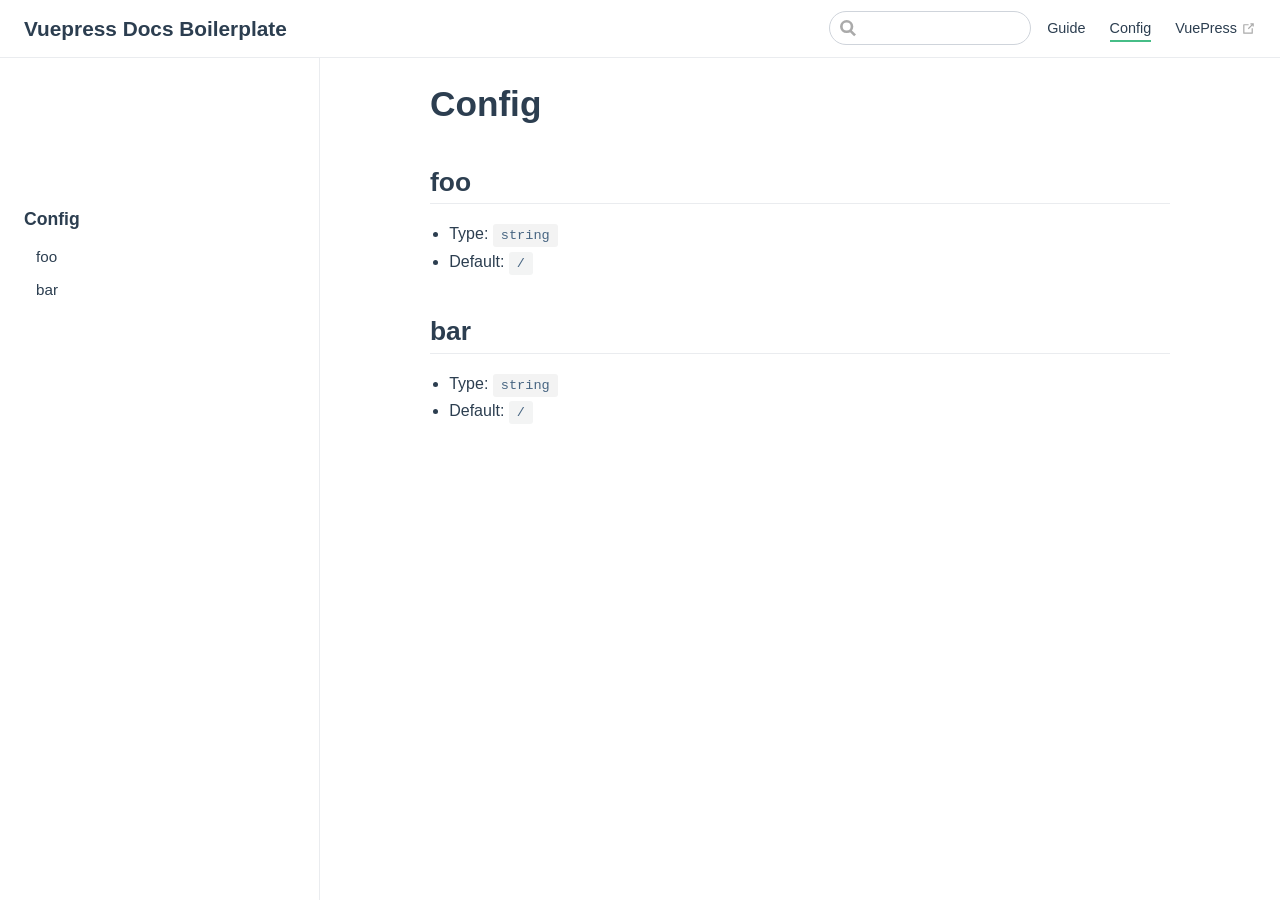
<file: config/index.html>
<!DOCTYPE html>
<html lang="en-US">
  <head>
    <meta charset="utf-8">
    <meta name="viewport" content="width=device-width,initial-scale=1">
    <title>Config | Vuepress Docs Boilerplate</title>
    <meta name="generator" content="VuePress 1.8.2">
    
    <meta name="description" content="personal blog">
    <meta name="theme-color" content="#3eaf7c">
    <meta name="apple-mobile-web-app-capable" content="yes">
    <meta name="apple-mobile-web-app-status-bar-style" content="black">
    
    <link rel="preload" href="/assets/css/0.styles.ff85144c.css" as="style"><link rel="preload" href="/assets/js/app.606bb8cb.js" as="script"><link rel="preload" href="/assets/js/2.ca56b61e.js" as="script"><link rel="preload" href="/assets/js/10.aa228821.js" as="script"><link rel="prefetch" href="/assets/js/11.9d82e441.js"><link rel="prefetch" href="/assets/js/12.19441904.js"><link rel="prefetch" href="/assets/js/13.8dd25aad.js"><link rel="prefetch" href="/assets/js/3.a4eb7406.js"><link rel="prefetch" href="/assets/js/4.845eb3c8.js"><link rel="prefetch" href="/assets/js/5.33bb7d14.js"><link rel="prefetch" href="/assets/js/6.b00d925a.js"><link rel="prefetch" href="/assets/js/7.e35a3c59.js"><link rel="prefetch" href="/assets/js/8.a823fde6.js"><link rel="prefetch" href="/assets/js/9.d93370f2.js">
    <link rel="stylesheet" href="/assets/css/0.styles.ff85144c.css">
  </head>
  <body>
    <div id="app" data-server-rendered="true"><div class="theme-container"><header class="navbar"><div class="sidebar-button"><svg xmlns="http://www.w3.org/2000/svg" aria-hidden="true" role="img" viewBox="0 0 448 512" class="icon"><path fill="currentColor" d="M436 124H12c-6.627 0-12-5.373-12-12V80c0-6.627 5.373-12 12-12h424c6.627 0 12 5.373 12 12v32c0 6.627-5.373 12-12 12zm0 160H12c-6.627 0-12-5.373-12-12v-32c0-6.627 5.373-12 12-12h424c6.627 0 12 5.373 12 12v32c0 6.627-5.373 12-12 12zm0 160H12c-6.627 0-12-5.373-12-12v-32c0-6.627 5.373-12 12-12h424c6.627 0 12 5.373 12 12v32c0 6.627-5.373 12-12 12z"></path></svg></div> <a href="/" class="home-link router-link-active"><!----> <span class="site-name">Vuepress Docs Boilerplate</span></a> <div class="links"><div class="search-box"><input aria-label="Search" autocomplete="off" spellcheck="false" value=""> <!----></div> <nav class="nav-links can-hide"><div class="nav-item"><a href="/guide/" class="nav-link">
  Guide
</a></div><div class="nav-item"><a href="/config/" aria-current="page" class="nav-link router-link-exact-active router-link-active">
  Config
</a></div><div class="nav-item"><a href="https://v1.vuepress.vuejs.org" target="_blank" rel="noopener noreferrer" class="nav-link external">
  VuePress
  <span><svg xmlns="http://www.w3.org/2000/svg" aria-hidden="true" focusable="false" x="0px" y="0px" viewBox="0 0 100 100" width="15" height="15" class="icon outbound"><path fill="currentColor" d="M18.8,85.1h56l0,0c2.2,0,4-1.8,4-4v-32h-8v28h-48v-48h28v-8h-32l0,0c-2.2,0-4,1.8-4,4v56C14.8,83.3,16.6,85.1,18.8,85.1z"></path> <polygon fill="currentColor" points="45.7,48.7 51.3,54.3 77.2,28.5 77.2,37.2 85.2,37.2 85.2,14.9 62.8,14.9 62.8,22.9 71.5,22.9"></polygon></svg> <span class="sr-only">(opens new window)</span></span></a></div> <!----></nav></div></header> <div class="sidebar-mask"></div> <aside class="sidebar"><nav class="nav-links"><div class="nav-item"><a href="/guide/" class="nav-link">
  Guide
</a></div><div class="nav-item"><a href="/config/" aria-current="page" class="nav-link router-link-exact-active router-link-active">
  Config
</a></div><div class="nav-item"><a href="https://v1.vuepress.vuejs.org" target="_blank" rel="noopener noreferrer" class="nav-link external">
  VuePress
  <span><svg xmlns="http://www.w3.org/2000/svg" aria-hidden="true" focusable="false" x="0px" y="0px" viewBox="0 0 100 100" width="15" height="15" class="icon outbound"><path fill="currentColor" d="M18.8,85.1h56l0,0c2.2,0,4-1.8,4-4v-32h-8v28h-48v-48h28v-8h-32l0,0c-2.2,0-4,1.8-4,4v56C14.8,83.3,16.6,85.1,18.8,85.1z"></path> <polygon fill="currentColor" points="45.7,48.7 51.3,54.3 77.2,28.5 77.2,37.2 85.2,37.2 85.2,14.9 62.8,14.9 62.8,22.9 71.5,22.9"></polygon></svg> <span class="sr-only">(opens new window)</span></span></a></div> <!----></nav> <div class="carbon-ads"></div> <ul class="sidebar-links"><li><section class="sidebar-group depth-0"><p class="sidebar-heading open"><span>Config</span> <!----></p> <ul class="sidebar-links sidebar-group-items"><li><a href="/config/#foo" class="sidebar-link">foo</a><ul class="sidebar-sub-headers"></ul></li><li><a href="/config/#bar" class="sidebar-link">bar</a><ul class="sidebar-sub-headers"></ul></li></ul></section></li></ul> </aside> <main class="page"> <div class="theme-default-content content__default"><h1 id="config"><a href="#config" class="header-anchor">#</a> Config</h1> <h2 id="foo"><a href="#foo" class="header-anchor">#</a> foo</h2> <ul><li>Type: <code>string</code></li> <li>Default: <code>/</code></li></ul> <h2 id="bar"><a href="#bar" class="header-anchor">#</a> bar</h2> <ul><li>Type: <code>string</code></li> <li>Default: <code>/</code></li></ul></div> <footer class="page-edit"><!----> <!----></footer> <!----> </main></div><div class="global-ui"></div></div>
    <script src="/assets/js/app.606bb8cb.js" defer></script><script src="/assets/js/2.ca56b61e.js" defer></script><script src="/assets/js/10.aa228821.js" defer></script>
  </body>
</html>
</file>
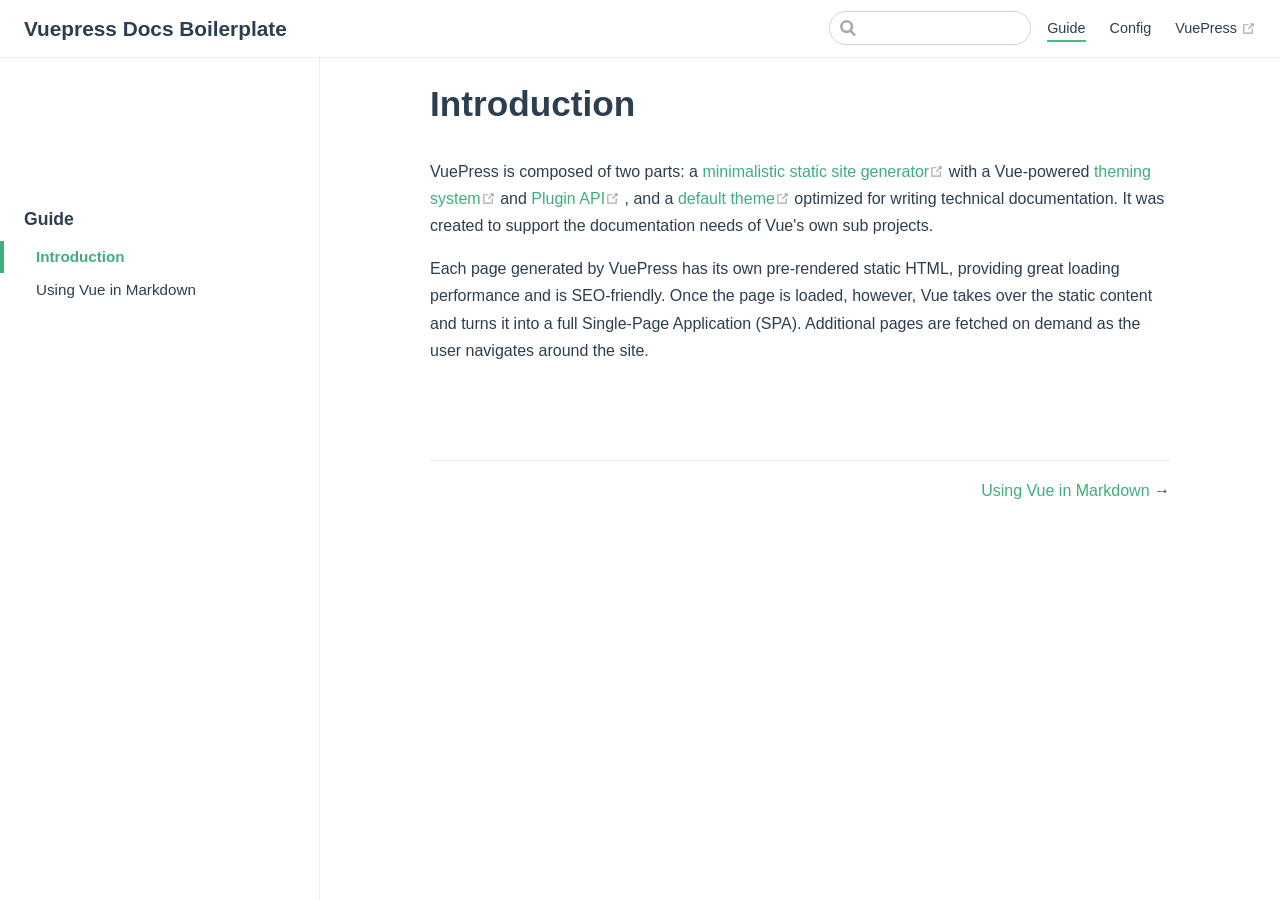
<file: guide/index.html>
<!DOCTYPE html>
<html lang="en-US">
  <head>
    <meta charset="utf-8">
    <meta name="viewport" content="width=device-width,initial-scale=1">
    <title>Introduction | Vuepress Docs Boilerplate</title>
    <meta name="generator" content="VuePress 1.8.2">
    
    <meta name="description" content="personal blog">
    <meta name="theme-color" content="#3eaf7c">
    <meta name="apple-mobile-web-app-capable" content="yes">
    <meta name="apple-mobile-web-app-status-bar-style" content="black">
    
    <link rel="preload" href="/assets/css/0.styles.ff85144c.css" as="style"><link rel="preload" href="/assets/js/app.606bb8cb.js" as="script"><link rel="preload" href="/assets/js/2.ca56b61e.js" as="script"><link rel="preload" href="/assets/js/11.9d82e441.js" as="script"><link rel="prefetch" href="/assets/js/10.aa228821.js"><link rel="prefetch" href="/assets/js/12.19441904.js"><link rel="prefetch" href="/assets/js/13.8dd25aad.js"><link rel="prefetch" href="/assets/js/3.a4eb7406.js"><link rel="prefetch" href="/assets/js/4.845eb3c8.js"><link rel="prefetch" href="/assets/js/5.33bb7d14.js"><link rel="prefetch" href="/assets/js/6.b00d925a.js"><link rel="prefetch" href="/assets/js/7.e35a3c59.js"><link rel="prefetch" href="/assets/js/8.a823fde6.js"><link rel="prefetch" href="/assets/js/9.d93370f2.js">
    <link rel="stylesheet" href="/assets/css/0.styles.ff85144c.css">
  </head>
  <body>
    <div id="app" data-server-rendered="true"><div class="theme-container"><header class="navbar"><div class="sidebar-button"><svg xmlns="http://www.w3.org/2000/svg" aria-hidden="true" role="img" viewBox="0 0 448 512" class="icon"><path fill="currentColor" d="M436 124H12c-6.627 0-12-5.373-12-12V80c0-6.627 5.373-12 12-12h424c6.627 0 12 5.373 12 12v32c0 6.627-5.373 12-12 12zm0 160H12c-6.627 0-12-5.373-12-12v-32c0-6.627 5.373-12 12-12h424c6.627 0 12 5.373 12 12v32c0 6.627-5.373 12-12 12zm0 160H12c-6.627 0-12-5.373-12-12v-32c0-6.627 5.373-12 12-12h424c6.627 0 12 5.373 12 12v32c0 6.627-5.373 12-12 12z"></path></svg></div> <a href="/" class="home-link router-link-active"><!----> <span class="site-name">Vuepress Docs Boilerplate</span></a> <div class="links"><div class="search-box"><input aria-label="Search" autocomplete="off" spellcheck="false" value=""> <!----></div> <nav class="nav-links can-hide"><div class="nav-item"><a href="/guide/" aria-current="page" class="nav-link router-link-exact-active router-link-active">
  Guide
</a></div><div class="nav-item"><a href="/config/" class="nav-link">
  Config
</a></div><div class="nav-item"><a href="https://v1.vuepress.vuejs.org" target="_blank" rel="noopener noreferrer" class="nav-link external">
  VuePress
  <span><svg xmlns="http://www.w3.org/2000/svg" aria-hidden="true" focusable="false" x="0px" y="0px" viewBox="0 0 100 100" width="15" height="15" class="icon outbound"><path fill="currentColor" d="M18.8,85.1h56l0,0c2.2,0,4-1.8,4-4v-32h-8v28h-48v-48h28v-8h-32l0,0c-2.2,0-4,1.8-4,4v56C14.8,83.3,16.6,85.1,18.8,85.1z"></path> <polygon fill="currentColor" points="45.7,48.7 51.3,54.3 77.2,28.5 77.2,37.2 85.2,37.2 85.2,14.9 62.8,14.9 62.8,22.9 71.5,22.9"></polygon></svg> <span class="sr-only">(opens new window)</span></span></a></div> <!----></nav></div></header> <div class="sidebar-mask"></div> <aside class="sidebar"><nav class="nav-links"><div class="nav-item"><a href="/guide/" aria-current="page" class="nav-link router-link-exact-active router-link-active">
  Guide
</a></div><div class="nav-item"><a href="/config/" class="nav-link">
  Config
</a></div><div class="nav-item"><a href="https://v1.vuepress.vuejs.org" target="_blank" rel="noopener noreferrer" class="nav-link external">
  VuePress
  <span><svg xmlns="http://www.w3.org/2000/svg" aria-hidden="true" focusable="false" x="0px" y="0px" viewBox="0 0 100 100" width="15" height="15" class="icon outbound"><path fill="currentColor" d="M18.8,85.1h56l0,0c2.2,0,4-1.8,4-4v-32h-8v28h-48v-48h28v-8h-32l0,0c-2.2,0-4,1.8-4,4v56C14.8,83.3,16.6,85.1,18.8,85.1z"></path> <polygon fill="currentColor" points="45.7,48.7 51.3,54.3 77.2,28.5 77.2,37.2 85.2,37.2 85.2,14.9 62.8,14.9 62.8,22.9 71.5,22.9"></polygon></svg> <span class="sr-only">(opens new window)</span></span></a></div> <!----></nav> <div class="carbon-ads"></div> <ul class="sidebar-links"><li><section class="sidebar-group depth-0"><p class="sidebar-heading open"><span>Guide</span> <!----></p> <ul class="sidebar-links sidebar-group-items"><li><a href="/guide/" aria-current="page" class="active sidebar-link">Introduction</a></li><li><a href="/guide/using-vue.html" class="sidebar-link">Using Vue in Markdown</a></li></ul></section></li></ul> </aside> <main class="page"> <div class="theme-default-content content__default"><h1 id="introduction"><a href="#introduction" class="header-anchor">#</a> Introduction</h1> <p>VuePress is composed of two parts: a <a href="https://github.com/vuejs/vuepress/tree/master/packages/%40vuepress/core" target="_blank" rel="noopener noreferrer">minimalistic static site generator<span><svg xmlns="http://www.w3.org/2000/svg" aria-hidden="true" focusable="false" x="0px" y="0px" viewBox="0 0 100 100" width="15" height="15" class="icon outbound"><path fill="currentColor" d="M18.8,85.1h56l0,0c2.2,0,4-1.8,4-4v-32h-8v28h-48v-48h28v-8h-32l0,0c-2.2,0-4,1.8-4,4v56C14.8,83.3,16.6,85.1,18.8,85.1z"></path> <polygon fill="currentColor" points="45.7,48.7 51.3,54.3 77.2,28.5 77.2,37.2 85.2,37.2 85.2,14.9 62.8,14.9 62.8,22.9 71.5,22.9"></polygon></svg> <span class="sr-only">(opens new window)</span></span></a> with a Vue-powered <a href="https://v1.vuepress.vuejs.org/theme/" target="_blank" rel="noopener noreferrer">theming system<span><svg xmlns="http://www.w3.org/2000/svg" aria-hidden="true" focusable="false" x="0px" y="0px" viewBox="0 0 100 100" width="15" height="15" class="icon outbound"><path fill="currentColor" d="M18.8,85.1h56l0,0c2.2,0,4-1.8,4-4v-32h-8v28h-48v-48h28v-8h-32l0,0c-2.2,0-4,1.8-4,4v56C14.8,83.3,16.6,85.1,18.8,85.1z"></path> <polygon fill="currentColor" points="45.7,48.7 51.3,54.3 77.2,28.5 77.2,37.2 85.2,37.2 85.2,14.9 62.8,14.9 62.8,22.9 71.5,22.9"></polygon></svg> <span class="sr-only">(opens new window)</span></span></a> and <a href="https://v1.vuepress.vuejs.org/plugin/" target="_blank" rel="noopener noreferrer">Plugin API<span><svg xmlns="http://www.w3.org/2000/svg" aria-hidden="true" focusable="false" x="0px" y="0px" viewBox="0 0 100 100" width="15" height="15" class="icon outbound"><path fill="currentColor" d="M18.8,85.1h56l0,0c2.2,0,4-1.8,4-4v-32h-8v28h-48v-48h28v-8h-32l0,0c-2.2,0-4,1.8-4,4v56C14.8,83.3,16.6,85.1,18.8,85.1z"></path> <polygon fill="currentColor" points="45.7,48.7 51.3,54.3 77.2,28.5 77.2,37.2 85.2,37.2 85.2,14.9 62.8,14.9 62.8,22.9 71.5,22.9"></polygon></svg> <span class="sr-only">(opens new window)</span></span></a>, and a <a href="https://v1.vuepress.vuejs.org/theme/default-theme-config.html" target="_blank" rel="noopener noreferrer">default theme<span><svg xmlns="http://www.w3.org/2000/svg" aria-hidden="true" focusable="false" x="0px" y="0px" viewBox="0 0 100 100" width="15" height="15" class="icon outbound"><path fill="currentColor" d="M18.8,85.1h56l0,0c2.2,0,4-1.8,4-4v-32h-8v28h-48v-48h28v-8h-32l0,0c-2.2,0-4,1.8-4,4v56C14.8,83.3,16.6,85.1,18.8,85.1z"></path> <polygon fill="currentColor" points="45.7,48.7 51.3,54.3 77.2,28.5 77.2,37.2 85.2,37.2 85.2,14.9 62.8,14.9 62.8,22.9 71.5,22.9"></polygon></svg> <span class="sr-only">(opens new window)</span></span></a> optimized for writing technical documentation. It was created to support the documentation needs of Vue's own sub projects.</p> <p>Each page generated by VuePress has its own pre-rendered static HTML, providing great loading performance and is SEO-friendly. Once the page is loaded, however, Vue takes over the static content and turns it into a full Single-Page Application (SPA). Additional pages are fetched on demand as the user navigates around the site.</p></div> <footer class="page-edit"><!----> <!----></footer> <div class="page-nav"><p class="inner"><!----> <span class="next"><a href="/guide/using-vue.html">
        Using Vue in Markdown
      </a>
      →
    </span></p></div> </main></div><div class="global-ui"></div></div>
    <script src="/assets/js/app.606bb8cb.js" defer></script><script src="/assets/js/2.ca56b61e.js" defer></script><script src="/assets/js/11.9d82e441.js" defer></script>
  </body>
</html>
</file>
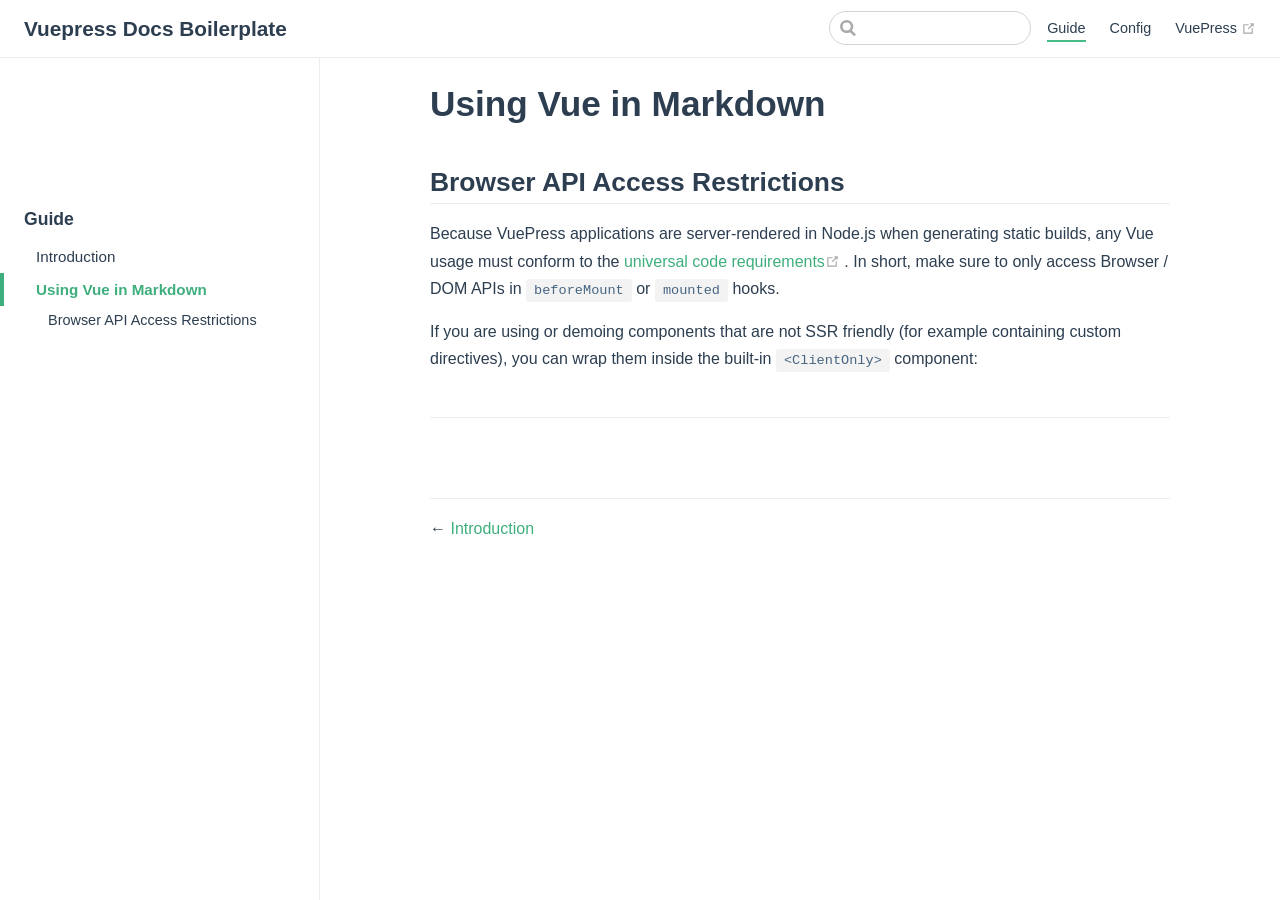
<file: guide/using-vue.html>
<!DOCTYPE html>
<html lang="en-US">
  <head>
    <meta charset="utf-8">
    <meta name="viewport" content="width=device-width,initial-scale=1">
    <title>Using Vue in Markdown | Vuepress Docs Boilerplate</title>
    <meta name="generator" content="VuePress 1.8.2">
    
    <meta name="description" content="personal blog">
    <meta name="theme-color" content="#3eaf7c">
    <meta name="apple-mobile-web-app-capable" content="yes">
    <meta name="apple-mobile-web-app-status-bar-style" content="black">
    
    <link rel="preload" href="/assets/css/0.styles.ff85144c.css" as="style"><link rel="preload" href="/assets/js/app.606bb8cb.js" as="script"><link rel="preload" href="/assets/js/2.ca56b61e.js" as="script"><link rel="preload" href="/assets/js/12.19441904.js" as="script"><link rel="prefetch" href="/assets/js/10.aa228821.js"><link rel="prefetch" href="/assets/js/11.9d82e441.js"><link rel="prefetch" href="/assets/js/13.8dd25aad.js"><link rel="prefetch" href="/assets/js/3.a4eb7406.js"><link rel="prefetch" href="/assets/js/4.845eb3c8.js"><link rel="prefetch" href="/assets/js/5.33bb7d14.js"><link rel="prefetch" href="/assets/js/6.b00d925a.js"><link rel="prefetch" href="/assets/js/7.e35a3c59.js"><link rel="prefetch" href="/assets/js/8.a823fde6.js"><link rel="prefetch" href="/assets/js/9.d93370f2.js">
    <link rel="stylesheet" href="/assets/css/0.styles.ff85144c.css">
  </head>
  <body>
    <div id="app" data-server-rendered="true"><div class="theme-container"><header class="navbar"><div class="sidebar-button"><svg xmlns="http://www.w3.org/2000/svg" aria-hidden="true" role="img" viewBox="0 0 448 512" class="icon"><path fill="currentColor" d="M436 124H12c-6.627 0-12-5.373-12-12V80c0-6.627 5.373-12 12-12h424c6.627 0 12 5.373 12 12v32c0 6.627-5.373 12-12 12zm0 160H12c-6.627 0-12-5.373-12-12v-32c0-6.627 5.373-12 12-12h424c6.627 0 12 5.373 12 12v32c0 6.627-5.373 12-12 12zm0 160H12c-6.627 0-12-5.373-12-12v-32c0-6.627 5.373-12 12-12h424c6.627 0 12 5.373 12 12v32c0 6.627-5.373 12-12 12z"></path></svg></div> <a href="/" class="home-link router-link-active"><!----> <span class="site-name">Vuepress Docs Boilerplate</span></a> <div class="links"><div class="search-box"><input aria-label="Search" autocomplete="off" spellcheck="false" value=""> <!----></div> <nav class="nav-links can-hide"><div class="nav-item"><a href="/guide/" class="nav-link router-link-active">
  Guide
</a></div><div class="nav-item"><a href="/config/" class="nav-link">
  Config
</a></div><div class="nav-item"><a href="https://v1.vuepress.vuejs.org" target="_blank" rel="noopener noreferrer" class="nav-link external">
  VuePress
  <span><svg xmlns="http://www.w3.org/2000/svg" aria-hidden="true" focusable="false" x="0px" y="0px" viewBox="0 0 100 100" width="15" height="15" class="icon outbound"><path fill="currentColor" d="M18.8,85.1h56l0,0c2.2,0,4-1.8,4-4v-32h-8v28h-48v-48h28v-8h-32l0,0c-2.2,0-4,1.8-4,4v56C14.8,83.3,16.6,85.1,18.8,85.1z"></path> <polygon fill="currentColor" points="45.7,48.7 51.3,54.3 77.2,28.5 77.2,37.2 85.2,37.2 85.2,14.9 62.8,14.9 62.8,22.9 71.5,22.9"></polygon></svg> <span class="sr-only">(opens new window)</span></span></a></div> <!----></nav></div></header> <div class="sidebar-mask"></div> <aside class="sidebar"><nav class="nav-links"><div class="nav-item"><a href="/guide/" class="nav-link router-link-active">
  Guide
</a></div><div class="nav-item"><a href="/config/" class="nav-link">
  Config
</a></div><div class="nav-item"><a href="https://v1.vuepress.vuejs.org" target="_blank" rel="noopener noreferrer" class="nav-link external">
  VuePress
  <span><svg xmlns="http://www.w3.org/2000/svg" aria-hidden="true" focusable="false" x="0px" y="0px" viewBox="0 0 100 100" width="15" height="15" class="icon outbound"><path fill="currentColor" d="M18.8,85.1h56l0,0c2.2,0,4-1.8,4-4v-32h-8v28h-48v-48h28v-8h-32l0,0c-2.2,0-4,1.8-4,4v56C14.8,83.3,16.6,85.1,18.8,85.1z"></path> <polygon fill="currentColor" points="45.7,48.7 51.3,54.3 77.2,28.5 77.2,37.2 85.2,37.2 85.2,14.9 62.8,14.9 62.8,22.9 71.5,22.9"></polygon></svg> <span class="sr-only">(opens new window)</span></span></a></div> <!----></nav> <div class="carbon-ads"></div> <ul class="sidebar-links"><li><section class="sidebar-group depth-0"><p class="sidebar-heading open"><span>Guide</span> <!----></p> <ul class="sidebar-links sidebar-group-items"><li><a href="/guide/" aria-current="page" class="sidebar-link">Introduction</a></li><li><a href="/guide/using-vue.html" aria-current="page" class="active sidebar-link">Using Vue in Markdown</a><ul class="sidebar-sub-headers"><li class="sidebar-sub-header"><a href="/guide/using-vue.html#browser-api-access-restrictions" class="sidebar-link">Browser API Access Restrictions</a></li><li class="sidebar-sub-header"><a href="/guide/using-vue.html#" class="sidebar-link"></a></li></ul></li></ul></section></li></ul> </aside> <main class="page"> <div class="theme-default-content content__default"><h1 id="using-vue-in-markdown"><a href="#using-vue-in-markdown" class="header-anchor">#</a> Using Vue in Markdown</h1> <h2 id="browser-api-access-restrictions"><a href="#browser-api-access-restrictions" class="header-anchor">#</a> Browser API Access Restrictions</h2> <p>Because VuePress applications are server-rendered in Node.js when generating static builds, any Vue usage must conform to the <a href="https://ssr.vuejs.org/en/universal.html" target="_blank" rel="noopener noreferrer">universal code requirements<span><svg xmlns="http://www.w3.org/2000/svg" aria-hidden="true" focusable="false" x="0px" y="0px" viewBox="0 0 100 100" width="15" height="15" class="icon outbound"><path fill="currentColor" d="M18.8,85.1h56l0,0c2.2,0,4-1.8,4-4v-32h-8v28h-48v-48h28v-8h-32l0,0c-2.2,0-4,1.8-4,4v56C14.8,83.3,16.6,85.1,18.8,85.1z"></path> <polygon fill="currentColor" points="45.7,48.7 51.3,54.3 77.2,28.5 77.2,37.2 85.2,37.2 85.2,14.9 62.8,14.9 62.8,22.9 71.5,22.9"></polygon></svg> <span class="sr-only">(opens new window)</span></span></a>. In short, make sure to only access Browser / DOM APIs in <code>beforeMount</code> or <code>mounted</code> hooks.</p> <p>If you are using or demoing components that are not SSR friendly (for example containing custom directives), you can wrap them inside the built-in <code>&lt;ClientOnly&gt;</code> component:</p> <h2 id=""><a href="#" class="header-anchor">#</a></h2></div> <footer class="page-edit"><!----> <!----></footer> <div class="page-nav"><p class="inner"><span class="prev">
      ←
      <a href="/guide/" class="prev router-link-active">
        Introduction
      </a></span> <!----></p></div> </main></div><div class="global-ui"></div></div>
    <script src="/assets/js/app.606bb8cb.js" defer></script><script src="/assets/js/2.ca56b61e.js" defer></script><script src="/assets/js/12.19441904.js" defer></script>
  </body>
</html>
</file>
<file: assets/css/0.styles.ff85144c.css>
code[class*=language-],pre[class*=language-]{color:#ccc;background:none;font-family:Consolas,Monaco,Andale Mono,Ubuntu Mono,monospace;font-size:1em;text-align:left;white-space:pre;word-spacing:normal;word-break:normal;word-wrap:normal;line-height:1.5;-moz-tab-size:4;-o-tab-size:4;tab-size:4;-webkit-hyphens:none;-ms-hyphens:none;hyphens:none}pre[class*=language-]{padding:1em;margin:.5em 0;overflow:auto}:not(pre)>code[class*=language-],pre[class*=language-]{background:#2d2d2d}:not(pre)>code[class*=language-]{padding:.1em;border-radius:.3em;white-space:normal}.token.block-comment,.token.cdata,.token.comment,.token.doctype,.token.prolog{color:#999}.token.punctuation{color:#ccc}.token.attr-name,.token.deleted,.token.namespace,.token.tag{color:#e2777a}.token.function-name{color:#6196cc}.token.boolean,.token.function,.token.number{color:#f08d49}.token.class-name,.token.constant,.token.property,.token.symbol{color:#f8c555}.token.atrule,.token.builtin,.token.important,.token.keyword,.token.selector{color:#cc99cd}.token.attr-value,.token.char,.token.regex,.token.string,.token.variable{color:#7ec699}.token.entity,.token.operator,.token.url{color:#67cdcc}.token.bold,.token.important{font-weight:700}.token.italic{font-style:italic}.token.entity{cursor:help}.token.inserted{color:green}.theme-default-content code{color:#476582;padding:.25rem .5rem;margin:0;font-size:.85em;background-color:rgba(27,31,35,.05);border-radius:3px}.theme-default-content code .token.deleted{color:#ec5975}.theme-default-content code .token.inserted{color:#3eaf7c}.theme-default-content pre,.theme-default-content pre[class*=language-]{line-height:1.4;padding:1.25rem 1.5rem;margin:.85rem 0;background-color:#282c34;border-radius:6px;overflow:auto}.theme-default-content pre[class*=language-] code,.theme-default-content pre code{color:#fff;padding:0;background-color:transparent;border-radius:0}div[class*=language-]{position:relative;background-color:#282c34;border-radius:6px}div[class*=language-] .highlight-lines{-webkit-user-select:none;user-select:none;padding-top:1.3rem;position:absolute;top:0;left:0;width:100%;line-height:1.4}div[class*=language-] .highlight-lines .highlighted{background-color:rgba(0,0,0,.66)}div[class*=language-] pre,div[class*=language-] pre[class*=language-]{background:transparent;position:relative;z-index:1}div[class*=language-]:before{position:absolute;z-index:3;top:.8em;right:1em;font-size:.75rem;color:hsla(0,0%,100%,.4)}div[class*=language-]:not(.line-numbers-mode) .line-numbers-wrapper{display:none}div[class*=language-].line-numbers-mode .highlight-lines .highlighted{position:relative}div[class*=language-].line-numbers-mode .highlight-lines .highlighted:before{content:" ";position:absolute;z-index:3;left:0;top:0;display:block;width:3.5rem;height:100%;background-color:rgba(0,0,0,.66)}div[class*=language-].line-numbers-mode pre{padding-left:4.5rem;vertical-align:middle}div[class*=language-].line-numbers-mode .line-numbers-wrapper{position:absolute;top:0;width:3.5rem;text-align:center;color:hsla(0,0%,100%,.3);padding:1.25rem 0;line-height:1.4}div[class*=language-].line-numbers-mode .line-numbers-wrapper br{-webkit-user-select:none;user-select:none}div[class*=language-].line-numbers-mode .line-numbers-wrapper .line-number{position:relative;z-index:4;-webkit-user-select:none;user-select:none;font-size:.85em}div[class*=language-].line-numbers-mode:after{content:"";position:absolute;z-index:2;top:0;left:0;width:3.5rem;height:100%;border-radius:6px 0 0 6px;border-right:1px solid rgba(0,0,0,.66);background-color:#282c34}div[class~=language-js]:before{content:"js"}div[class~=language-ts]:before{content:"ts"}div[class~=language-html]:before{content:"html"}div[class~=language-md]:before{content:"md"}div[class~=language-vue]:before{content:"vue"}div[class~=language-css]:before{content:"css"}div[class~=language-sass]:before{content:"sass"}div[class~=language-scss]:before{content:"scss"}div[class~=language-less]:before{content:"less"}div[class~=language-stylus]:before{content:"stylus"}div[class~=language-go]:before{content:"go"}div[class~=language-java]:before{content:"java"}div[class~=language-c]:before{content:"c"}div[class~=language-sh]:before{content:"sh"}div[class~=language-yaml]:before{content:"yaml"}div[class~=language-py]:before{content:"py"}div[class~=language-docker]:before{content:"docker"}div[class~=language-dockerfile]:before{content:"dockerfile"}div[class~=language-makefile]:before{content:"makefile"}div[class~=language-javascript]:before{content:"js"}div[class~=language-typescript]:before{content:"ts"}div[class~=language-markup]:before{content:"html"}div[class~=language-markdown]:before{content:"md"}div[class~=language-json]:before{content:"json"}div[class~=language-ruby]:before{content:"rb"}div[class~=language-python]:before{content:"py"}div[class~=language-bash]:before{content:"sh"}div[class~=language-php]:before{content:"php"}.custom-block .custom-block-title{font-weight:600;margin-bottom:-.4rem}.custom-block.danger,.custom-block.tip,.custom-block.warning{padding:.1rem 1.5rem;border-left-width:.5rem;border-left-style:solid;margin:1rem 0}.custom-block.tip{background-color:#f3f5f7;border-color:#42b983}.custom-block.warning{background-color:rgba(255,229,100,.3);border-color:#e7c000;color:#6b5900}.custom-block.warning .custom-block-title{color:#b29400}.custom-block.warning a{color:#2c3e50}.custom-block.danger{background-color:#ffe6e6;border-color:#c00;color:#4d0000}.custom-block.danger .custom-block-title{color:#900}.custom-block.danger a{color:#2c3e50}.custom-block.details{display:block;position:relative;border-radius:2px;margin:1.6em 0;padding:1.6em;background-color:#eee}.custom-block.details h4{margin-top:0}.custom-block.details figure:last-child,.custom-block.details p:last-child{margin-bottom:0;padding-bottom:0}.custom-block.details summary{outline:none;cursor:pointer}.arrow{display:inline-block;width:0;height:0}.arrow.up{border-bottom:6px solid #ccc}.arrow.down,.arrow.up{border-left:4px solid transparent;border-right:4px solid transparent}.arrow.down{border-top:6px solid #ccc}.arrow.right{border-left:6px solid #ccc}.arrow.left,.arrow.right{border-top:4px solid transparent;border-bottom:4px solid transparent}.arrow.left{border-right:6px solid #ccc}.theme-default-content:not(.custom){max-width:740px;margin:0 auto;padding:2rem 2.5rem}@media (max-width:959px){.theme-default-content:not(.custom){padding:2rem}}@media (max-width:419px){.theme-default-content:not(.custom){padding:1.5rem}}.table-of-contents .badge{vertical-align:middle}body,html{padding:0;margin:0;background-color:#fff}body{font-family:-apple-system,BlinkMacSystemFont,Segoe UI,Roboto,Oxygen,Ubuntu,Cantarell,Fira Sans,Droid Sans,Helvetica Neue,sans-serif;-webkit-font-smoothing:antialiased;-moz-osx-font-smoothing:grayscale;font-size:16px;color:#2c3e50}.page{padding-left:20rem}.navbar{z-index:20;right:0;height:3.6rem;background-color:#fff;box-sizing:border-box;border-bottom:1px solid #eaecef}.navbar,.sidebar-mask{position:fixed;top:0;left:0}.sidebar-mask{z-index:9;width:100vw;height:100vh;display:none}.sidebar{font-size:16px;background-color:#fff;width:20rem;position:fixed;z-index:10;margin:0;top:3.6rem;left:0;bottom:0;box-sizing:border-box;border-right:1px solid #eaecef;overflow-y:auto}.theme-default-content:not(.custom)>:first-child{margin-top:3.6rem}.theme-default-content:not(.custom) a:hover{text-decoration:underline}.theme-default-content:not(.custom) p.demo{padding:1rem 1.5rem;border:1px solid #ddd;border-radius:4px}.theme-default-content:not(.custom) img{max-width:100%}.theme-default-content.custom{padding:0;margin:0}.theme-default-content.custom img{max-width:100%}a{font-weight:500;text-decoration:none}a,p a code{color:#3eaf7c}p a code{font-weight:400}kbd{background:#eee;border:.15rem solid #ddd;border-bottom:.25rem solid #ddd;border-radius:.15rem;padding:0 .15em}blockquote{font-size:1rem;color:#999;border-left:.2rem solid #dfe2e5;margin:1rem 0;padding:.25rem 0 .25rem 1rem}blockquote>p{margin:0}ol,ul{padding-left:1.2em}strong{font-weight:600}h1,h2,h3,h4,h5,h6{font-weight:600;line-height:1.25}.theme-default-content:not(.custom)>h1,.theme-default-content:not(.custom)>h2,.theme-default-content:not(.custom)>h3,.theme-default-content:not(.custom)>h4,.theme-default-content:not(.custom)>h5,.theme-default-content:not(.custom)>h6{margin-top:-3.1rem;padding-top:4.6rem;margin-bottom:0}.theme-default-content:not(.custom)>h1:first-child,.theme-default-content:not(.custom)>h2:first-child,.theme-default-content:not(.custom)>h3:first-child,.theme-default-content:not(.custom)>h4:first-child,.theme-default-content:not(.custom)>h5:first-child,.theme-default-content:not(.custom)>h6:first-child{margin-top:-1.5rem;margin-bottom:1rem}.theme-default-content:not(.custom)>h1:first-child+.custom-block,.theme-default-content:not(.custom)>h1:first-child+p,.theme-default-content:not(.custom)>h1:first-child+pre,.theme-default-content:not(.custom)>h2:first-child+.custom-block,.theme-default-content:not(.custom)>h2:first-child+p,.theme-default-content:not(.custom)>h2:first-child+pre,.theme-default-content:not(.custom)>h3:first-child+.custom-block,.theme-default-content:not(.custom)>h3:first-child+p,.theme-default-content:not(.custom)>h3:first-child+pre,.theme-default-content:not(.custom)>h4:first-child+.custom-block,.theme-default-content:not(.custom)>h4:first-child+p,.theme-default-content:not(.custom)>h4:first-child+pre,.theme-default-content:not(.custom)>h5:first-child+.custom-block,.theme-default-content:not(.custom)>h5:first-child+p,.theme-default-content:not(.custom)>h5:first-child+pre,.theme-default-content:not(.custom)>h6:first-child+.custom-block,.theme-default-content:not(.custom)>h6:first-child+p,.theme-default-content:not(.custom)>h6:first-child+pre{margin-top:2rem}h1:focus .header-anchor,h1:hover .header-anchor,h2:focus .header-anchor,h2:hover .header-anchor,h3:focus .header-anchor,h3:hover .header-anchor,h4:focus .header-anchor,h4:hover .header-anchor,h5:focus .header-anchor,h5:hover .header-anchor,h6:focus .header-anchor,h6:hover .header-anchor{opacity:1}h1{font-size:2.2rem}h2{font-size:1.65rem;padding-bottom:.3rem;border-bottom:1px solid #eaecef}h3{font-size:1.35rem}a.header-anchor{font-size:.85em;float:left;margin-left:-.87em;padding-right:.23em;margin-top:.125em;opacity:0}a.header-anchor:focus,a.header-anchor:hover{text-decoration:none}.line-number,code,kbd{font-family:source-code-pro,Menlo,Monaco,Consolas,Courier New,monospace}ol,p,ul{line-height:1.7}hr{border:0;border-top:1px solid #eaecef}table{border-collapse:collapse;margin:1rem 0;display:block;overflow-x:auto}tr{border-top:1px solid #dfe2e5}tr:nth-child(2n){background-color:#f6f8fa}td,th{border:1px solid #dfe2e5;padding:.6em 1em}.theme-container.sidebar-open .sidebar-mask{display:block}.theme-container.no-navbar .theme-default-content:not(.custom)>h1,.theme-container.no-navbar h2,.theme-container.no-navbar h3,.theme-container.no-navbar h4,.theme-container.no-navbar h5,.theme-container.no-navbar h6{margin-top:1.5rem;padding-top:0}.theme-container.no-navbar .sidebar{top:0}@media (min-width:720px){.theme-container.no-sidebar .sidebar{display:none}.theme-container.no-sidebar .page{padding-left:0}}@media (max-width:959px){.sidebar{font-size:15px;width:16.4rem}.page{padding-left:16.4rem}}@media (max-width:719px){.sidebar{top:0;padding-top:3.6rem;transform:translateX(-100%);transition:transform .2s ease}.page{padding-left:0}.theme-container.sidebar-open .sidebar{transform:translateX(0)}.theme-container.no-navbar .sidebar{padding-top:0}}@media (max-width:419px){h1{font-size:1.9rem}.theme-default-content div[class*=language-]{margin:.85rem -1.5rem;border-radius:0}}.home .hero img{max-width:450px!important}#nprogress{pointer-events:none}#nprogress .bar{background:#3eaf7c;position:fixed;z-index:1031;top:0;left:0;width:100%;height:2px}#nprogress .peg{display:block;position:absolute;right:0;width:100px;height:100%;box-shadow:0 0 10px #3eaf7c,0 0 5px #3eaf7c;opacity:1;transform:rotate(3deg) translateY(-4px)}#nprogress .spinner{display:block;position:fixed;z-index:1031;top:15px;right:15px}#nprogress .spinner-icon{width:18px;height:18px;box-sizing:border-box;border-color:#3eaf7c transparent transparent #3eaf7c;border-style:solid;border-width:2px;border-radius:50%;-webkit-animation:nprogress-spinner .4s linear infinite;animation:nprogress-spinner .4s linear infinite}.nprogress-custom-parent{overflow:hidden;position:relative}.nprogress-custom-parent #nprogress .bar,.nprogress-custom-parent #nprogress .spinner{position:absolute}@-webkit-keyframes nprogress-spinner{0%{transform:rotate(0deg)}to{transform:rotate(1turn)}}@keyframes nprogress-spinner{0%{transform:rotate(0deg)}to{transform:rotate(1turn)}}.icon.outbound{color:#aaa;display:inline-block;vertical-align:middle;position:relative;top:-1px}.sr-only{position:absolute;width:1px;height:1px;padding:0;margin:-1px;overflow:hidden;clip:rect(0,0,0,0);white-space:nowrap;border-width:0}.home{padding:3.6rem 2rem 0;max-width:960px;margin:0 auto;display:block}.home .hero{text-align:center}.home .hero img{max-width:100%;max-height:280px;display:block;margin:3rem auto 1.5rem}.home .hero h1{font-size:3rem}.home .hero .action,.home .hero .description,.home .hero h1{margin:1.8rem auto}.home .hero .description{max-width:35rem;font-size:1.6rem;line-height:1.3;color:#6a8bad}.home .hero .action-button{display:inline-block;font-size:1.2rem;color:#fff;background-color:#3eaf7c;padding:.8rem 1.6rem;border-radius:4px;transition:background-color .1s ease;box-sizing:border-box;border-bottom:1px solid #389d70}.home .hero .action-button:hover{background-color:#4abf8a}.home .features{border-top:1px solid #eaecef;padding:1.2rem 0;margin-top:2.5rem;display:flex;flex-wrap:wrap;align-items:flex-start;align-content:stretch;justify-content:space-between}.home .feature{flex-grow:1;flex-basis:30%;max-width:30%}.home .feature h2{font-size:1.4rem;font-weight:500;border-bottom:none;padding-bottom:0;color:#3a5169}.home .feature p{color:#4e6e8e}.home .footer{padding:2.5rem;border-top:1px solid #eaecef;text-align:center;color:#4e6e8e}@media (max-width:719px){.home .features{flex-direction:column}.home .feature{max-width:100%;padding:0 2.5rem}}@media (max-width:419px){.home{padding-left:1.5rem;padding-right:1.5rem}.home .hero img{max-height:210px;margin:2rem auto 1.2rem}.home .hero h1{font-size:2rem}.home .hero .action,.home .hero .description,.home .hero h1{margin:1.2rem auto}.home .hero .description{font-size:1.2rem}.home .hero .action-button{font-size:1rem;padding:.6rem 1.2rem}.home .feature h2{font-size:1.25rem}}.search-box{display:inline-block;position:relative;margin-right:1rem}.search-box input{cursor:text;width:10rem;height:2rem;color:#4e6e8e;display:inline-block;border:1px solid #cfd4db;border-radius:2rem;font-size:.9rem;line-height:2rem;padding:0 .5rem 0 2rem;outline:none;transition:all .2s ease;background:#fff url(/assets/img/search.83621669.svg) .6rem .5rem no-repeat;background-size:1rem}.search-box input:focus{cursor:auto;border-color:#3eaf7c}.search-box .suggestions{background:#fff;width:20rem;position:absolute;top:2rem;border:1px solid #cfd4db;border-radius:6px;padding:.4rem;list-style-type:none}.search-box .suggestions.align-right{right:0}.search-box .suggestion{line-height:1.4;padding:.4rem .6rem;border-radius:4px;cursor:pointer}.search-box .suggestion a{white-space:normal;color:#5d82a6}.search-box .suggestion a .page-title{font-weight:600}.search-box .suggestion a .header{font-size:.9em;margin-left:.25em}.search-box .suggestion.focused{background-color:#f3f4f5}.search-box .suggestion.focused a{color:#3eaf7c}@media (max-width:959px){.search-box input{cursor:pointer;width:0;border-color:transparent;position:relative}.search-box input:focus{cursor:text;left:0;width:10rem}}@media (-ms-high-contrast:none){.search-box input{height:2rem}}@media (max-width:959px) and (min-width:719px){.search-box .suggestions{left:0}}@media (max-width:719px){.search-box{margin-right:0}.search-box input{left:1rem}.search-box .suggestions{right:0}}@media (max-width:419px){.search-box .suggestions{width:calc(100vw - 4rem)}.search-box input:focus{width:8rem}}.sidebar-button{cursor:pointer;display:none;width:1.25rem;height:1.25rem;position:absolute;padding:.6rem;top:.6rem;left:1rem}.sidebar-button .icon{display:block;width:1.25rem;height:1.25rem}@media (max-width:719px){.sidebar-button{display:block}}.dropdown-enter,.dropdown-leave-to{height:0!important}.dropdown-wrapper{cursor:pointer}.dropdown-wrapper .dropdown-title,.dropdown-wrapper .mobile-dropdown-title{display:block;font-size:.9rem;font-family:inherit;cursor:inherit;padding:inherit;line-height:1.4rem;background:transparent;border:none;font-weight:500;color:#2c3e50}.dropdown-wrapper .dropdown-title:hover,.dropdown-wrapper .mobile-dropdown-title:hover{border-color:transparent}.dropdown-wrapper .dropdown-title .arrow,.dropdown-wrapper .mobile-dropdown-title .arrow{vertical-align:middle;margin-top:-1px;margin-left:.4rem}.dropdown-wrapper .mobile-dropdown-title{display:none;font-weight:600}.dropdown-wrapper .mobile-dropdown-title font-size inherit:hover{color:#3eaf7c}.dropdown-wrapper .nav-dropdown .dropdown-item{color:inherit;line-height:1.7rem}.dropdown-wrapper .nav-dropdown .dropdown-item h4{margin:.45rem 0 0;border-top:1px solid #eee;padding:1rem 1.5rem .45rem 1.25rem}.dropdown-wrapper .nav-dropdown .dropdown-item .dropdown-subitem-wrapper{padding:0;list-style:none}.dropdown-wrapper .nav-dropdown .dropdown-item .dropdown-subitem-wrapper .dropdown-subitem{font-size:.9em}.dropdown-wrapper .nav-dropdown .dropdown-item a{display:block;line-height:1.7rem;position:relative;border-bottom:none;font-weight:400;margin-bottom:0;padding:0 1.5rem 0 1.25rem}.dropdown-wrapper .nav-dropdown .dropdown-item a.router-link-active,.dropdown-wrapper .nav-dropdown .dropdown-item a:hover{color:#3eaf7c}.dropdown-wrapper .nav-dropdown .dropdown-item a.router-link-active:after{content:"";width:0;height:0;border-left:5px solid #3eaf7c;border-top:3px solid transparent;border-bottom:3px solid transparent;position:absolute;top:calc(50% - 2px);left:9px}.dropdown-wrapper .nav-dropdown .dropdown-item:first-child h4{margin-top:0;padding-top:0;border-top:0}@media (max-width:719px){.dropdown-wrapper.open .dropdown-title{margin-bottom:.5rem}.dropdown-wrapper .dropdown-title{display:none}.dropdown-wrapper .mobile-dropdown-title{display:block}.dropdown-wrapper .nav-dropdown{transition:height .1s ease-out;overflow:hidden}.dropdown-wrapper .nav-dropdown .dropdown-item h4{border-top:0;margin-top:0;padding-top:0}.dropdown-wrapper .nav-dropdown .dropdown-item>a,.dropdown-wrapper .nav-dropdown .dropdown-item h4{font-size:15px;line-height:2rem}.dropdown-wrapper .nav-dropdown .dropdown-item .dropdown-subitem{font-size:14px;padding-left:1rem}}@media (min-width:719px){.dropdown-wrapper{height:1.8rem}.dropdown-wrapper.open .nav-dropdown,.dropdown-wrapper:hover .nav-dropdown{display:block!important}.dropdown-wrapper.open:blur{display:none}.dropdown-wrapper .nav-dropdown{display:none;height:auto!important;box-sizing:border-box;max-height:calc(100vh - 2.7rem);overflow-y:auto;position:absolute;top:100%;right:0;background-color:#fff;padding:.6rem 0;border:1px solid;border-color:#ddd #ddd #ccc;text-align:left;border-radius:.25rem;white-space:nowrap;margin:0}}.nav-links{display:inline-block}.nav-links a{line-height:1.4rem;color:inherit}.nav-links a.router-link-active,.nav-links a:hover{color:#3eaf7c}.nav-links .nav-item{position:relative;display:inline-block;margin-left:1.5rem;line-height:2rem}.nav-links .nav-item:first-child{margin-left:0}.nav-links .repo-link{margin-left:1.5rem}@media (max-width:719px){.nav-links .nav-item,.nav-links .repo-link{margin-left:0}}@media (min-width:719px){.nav-links a.router-link-active,.nav-links a:hover{color:#2c3e50}.nav-item>a:not(.external).router-link-active,.nav-item>a:not(.external):hover{margin-bottom:-2px;border-bottom:2px solid #46bd87}}.navbar{padding:.7rem 1.5rem;line-height:2.2rem}.navbar a,.navbar img,.navbar span{display:inline-block}.navbar .logo{height:2.2rem;min-width:2.2rem;margin-right:.8rem;vertical-align:top}.navbar .site-name{font-size:1.3rem;font-weight:600;color:#2c3e50;position:relative}.navbar .links{padding-left:1.5rem;box-sizing:border-box;background-color:#fff;white-space:nowrap;font-size:.9rem;position:absolute;right:1.5rem;top:.7rem;display:flex}.navbar .links .search-box{flex:0 0 auto;vertical-align:top}@media (max-width:719px){.navbar{padding-left:4rem}.navbar .can-hide{display:none}.navbar .links{padding-left:1.5rem}.navbar .site-name{width:calc(100vw - 9.4rem);overflow:hidden;white-space:nowrap;text-overflow:ellipsis}}.page-edit{max-width:740px;margin:0 auto;padding:2rem 2.5rem}@media (max-width:959px){.page-edit{padding:2rem}}@media (max-width:419px){.page-edit{padding:1.5rem}}.page-edit{padding-top:1rem;padding-bottom:1rem;overflow:auto}.page-edit .edit-link{display:inline-block}.page-edit .edit-link a{color:#4e6e8e;margin-right:.25rem}.page-edit .last-updated{float:right;font-size:.9em}.page-edit .last-updated .prefix{font-weight:500;color:#4e6e8e}.page-edit .last-updated .time{font-weight:400;color:#767676}@media (max-width:719px){.page-edit .edit-link{margin-bottom:.5rem}.page-edit .last-updated{font-size:.8em;float:none;text-align:left}}.page-nav{max-width:740px;margin:0 auto;padding:2rem 2.5rem}@media (max-width:959px){.page-nav{padding:2rem}}@media (max-width:419px){.page-nav{padding:1.5rem}}.page-nav{padding-top:1rem;padding-bottom:0}.page-nav .inner{min-height:2rem;margin-top:0;border-top:1px solid #eaecef;padding-top:1rem;overflow:auto}.page-nav .next{float:right}.page{padding-bottom:2rem;display:block}.sidebar-group .sidebar-group{padding-left:.5em}.sidebar-group:not(.collapsable) .sidebar-heading:not(.clickable){cursor:auto;color:inherit}.sidebar-group.is-sub-group{padding-left:0}.sidebar-group.is-sub-group>.sidebar-heading{font-size:.95em;line-height:1.4;font-weight:400;padding-left:2rem}.sidebar-group.is-sub-group>.sidebar-heading:not(.clickable){opacity:.5}.sidebar-group.is-sub-group>.sidebar-group-items{padding-left:1rem}.sidebar-group.is-sub-group>.sidebar-group-items>li>.sidebar-link{font-size:.95em;border-left:none}.sidebar-group.depth-2>.sidebar-heading{border-left:none}.sidebar-heading{color:#2c3e50;transition:color .15s ease;cursor:pointer;font-size:1.1em;font-weight:700;padding:.35rem 1.5rem .35rem 1.25rem;width:100%;box-sizing:border-box;margin:0;border-left:.25rem solid transparent}.sidebar-heading.open,.sidebar-heading:hover{color:inherit}.sidebar-heading .arrow{position:relative;top:-.12em;left:.5em}.sidebar-heading.clickable.active{font-weight:600;color:#3eaf7c;border-left-color:#3eaf7c}.sidebar-heading.clickable:hover{color:#3eaf7c}.sidebar-group-items{transition:height .1s ease-out;font-size:.95em;overflow:hidden}.sidebar .sidebar-sub-headers{padding-left:1rem;font-size:.95em}a.sidebar-link{font-size:1em;font-weight:400;display:inline-block;color:#2c3e50;border-left:.25rem solid transparent;padding:.35rem 1rem .35rem 1.25rem;line-height:1.4;width:100%;box-sizing:border-box}a.sidebar-link:hover{color:#3eaf7c}a.sidebar-link.active{font-weight:600;color:#3eaf7c;border-left-color:#3eaf7c}.sidebar-group a.sidebar-link{padding-left:2rem}.sidebar-sub-headers a.sidebar-link{padding-top:.25rem;padding-bottom:.25rem;border-left:none}.sidebar-sub-headers a.sidebar-link.active{font-weight:500}.sidebar ul{padding:0;margin:0;list-style-type:none}.sidebar a{display:inline-block}.sidebar .nav-links{display:none;border-bottom:1px solid #eaecef;padding:.5rem 0 .75rem}.sidebar .nav-links a{font-weight:600}.sidebar .nav-links .nav-item,.sidebar .nav-links .repo-link{display:block;line-height:1.25rem;font-size:1.1em;padding:.5rem 0 .5rem 1.5rem}.sidebar>.sidebar-links{padding:1.5rem 0}.sidebar>.sidebar-links>li>a.sidebar-link{font-size:1.1em;line-height:1.7;font-weight:700}.sidebar>.sidebar-links>li:not(:first-child){margin-top:.75rem}@media (max-width:719px){.sidebar .nav-links{display:block}.sidebar .nav-links .dropdown-wrapper .nav-dropdown .dropdown-item a.router-link-active:after{top:calc(1rem - 2px)}.sidebar>.sidebar-links{padding:1rem 0}}.carbon-ads{min-height:102px;padding:1.5rem 1.5rem 0;margin-bottom:-.5rem;font-size:.75rem}.carbon-ads a{color:#444;font-weight:400;display:inline}.carbon-ads .carbon-img{float:left;margin-right:1rem;border:1px solid #eaecef}.carbon-ads .carbon-img img{display:block}.carbon-ads .carbon-poweredby{color:#999;display:block;margin-top:.5em}@media (max-width:719px){.carbon-ads .carbon-img img{width:100px;height:77px}}.badge[data-v-15b7b770]{display:inline-block;font-size:14px;height:18px;line-height:18px;border-radius:3px;padding:0 6px;color:#fff}.badge.green[data-v-15b7b770],.badge.tip[data-v-15b7b770],.badge[data-v-15b7b770]{background-color:#42b983}.badge.error[data-v-15b7b770]{background-color:#da5961}.badge.warn[data-v-15b7b770],.badge.warning[data-v-15b7b770],.badge.yellow[data-v-15b7b770]{background-color:#e7c000}.badge+.badge[data-v-15b7b770]{margin-left:5px}.theme-code-block[data-v-759a7d02]{display:none}.theme-code-block__active[data-v-759a7d02]{display:block}.theme-code-block>pre[data-v-759a7d02]{background-color:orange}.theme-code-group__nav[data-v-deefee04]{margin-bottom:-35px;background-color:#282c34;padding-bottom:22px;border-top-left-radius:6px;border-top-right-radius:6px;padding-left:10px;padding-top:10px}.theme-code-group__ul[data-v-deefee04]{margin:auto 0;padding-left:0;display:inline-flex;list-style:none}.theme-code-group__nav-tab[data-v-deefee04]{border:0;padding:5px;cursor:pointer;background-color:transparent;font-size:.85em;line-height:1.4;color:hsla(0,0%,100%,.9);font-weight:600}.theme-code-group__nav-tab-active[data-v-deefee04]{border-bottom:1px solid #42b983}.pre-blank[data-v-deefee04]{color:#42b983}
</file>
